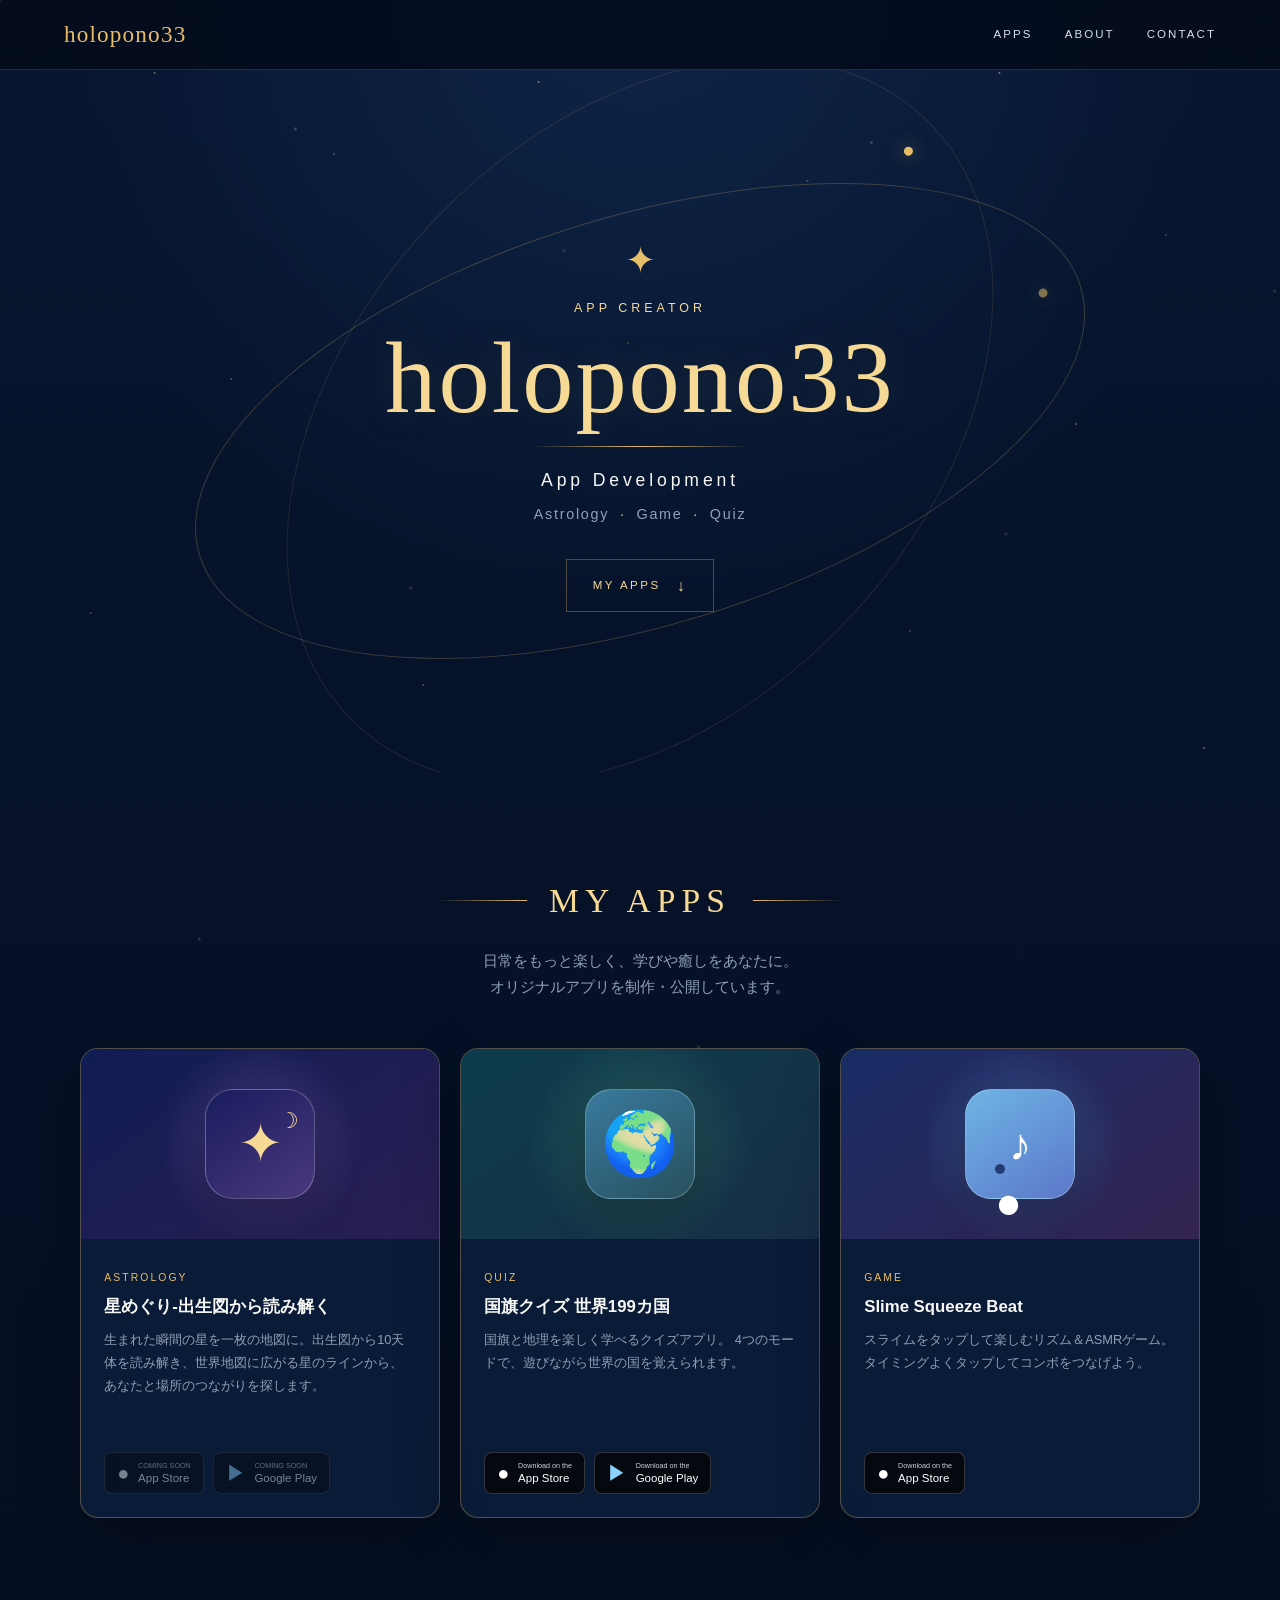
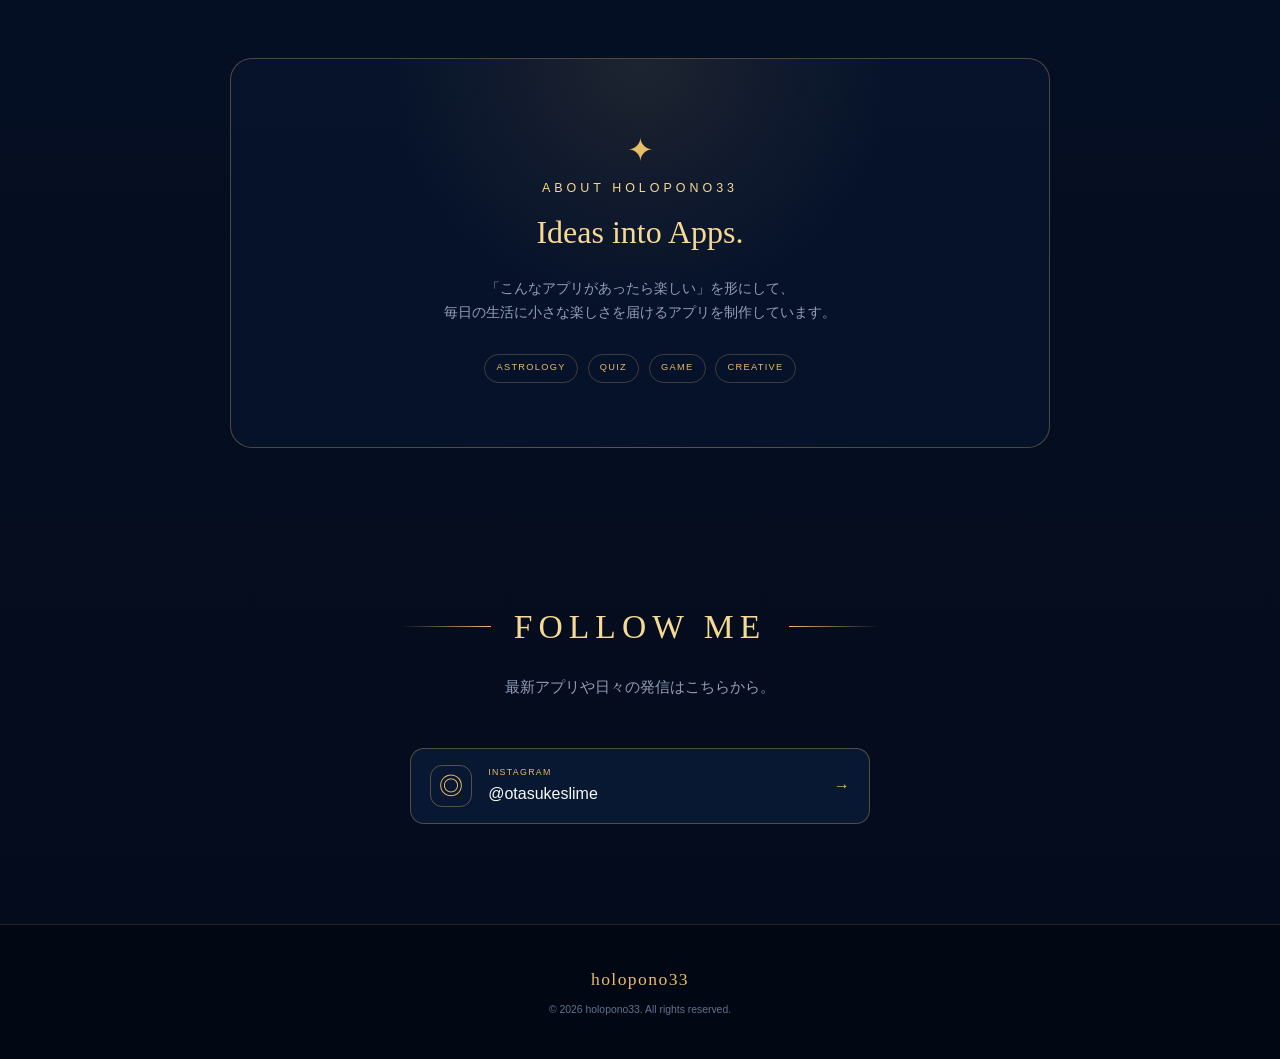
<file: index.html>
<!DOCTYPE html>
<html lang="ja">
<head>
  <meta charset="UTF-8">
  <meta name="viewport" content="width=device-width, initial-scale=1.0">
  <meta name="theme-color" content="#07152f">
  <meta name="description" content="holopono33 - オリジナルアプリを制作・公開しています。ホロスコープ、国旗クイズ、リズムゲームなど。">
  <title>holopono33 | APP CREATOR</title>
  <link rel="stylesheet" href="style.css">
</head>

<body>
  <div class="stars" aria-hidden="true"></div>

  <header class="site-header">
    <a class="brand" href="#top">holopono33</a>

    <nav class="nav">
      <a href="#apps">APPS</a>
      <a href="#about">ABOUT</a>
      <a href="#contact">CONTACT</a>
    </nav>
  </header>

  <main id="top">

    <!-- Hero -->
    <section class="hero">
      <div class="orbit orbit-1"></div>
      <div class="orbit orbit-2"></div>

      <div class="hero-content">
        <div class="star-mark">✦</div>
        <p class="eyebrow">APP CREATOR</p>
        <h1>holopono33</h1>
        <div class="gold-line"></div>
        <p class="hero-subtitle">App Development</p>
        <p class="hero-tags">Astrology <span>·</span> Game <span>·</span> Quiz</p>

        <a class="scroll-button" href="#apps">
          MY APPS
          <span>↓</span>
        </a>
      </div>
    </section>

    <!-- Apps -->
    <section class="section apps-section" id="apps">
      <div class="section-heading">
        <span class="heading-line"></span>
        <h2>MY APPS</h2>
        <span class="heading-line"></span>
      </div>

      <p class="section-lead">
        日常をもっと楽しく、学びや癒しをあなたに。<br>
        オリジナルアプリを制作・公開しています。
      </p>

      <div class="app-grid">

        <!-- Horoscope -->
        <article class="app-card astrology">
          <div class="app-visual">
            <div class="app-icon astrology-icon" aria-label="ホロスコープアイコン">
              <span>✦</span>
              <small>☽</small>
            </div>
          </div>

          <div class="app-info">
            <span class="category">ASTROLOGY</span>
            <h3>星めぐり‐出生図から読み解く</h3>
            <p>
              生まれた瞬間の星を一枚の地図に。出生図から10天体を読み解き、世界地図に広がる星のラインから、あなたと場所のつながりを探します。            </p>

            <div class="store-buttons">
              <!-- 公開したら <a class="store-button" href="URL" target="_blank" rel="noopener"> に戻す -->
              <span class="store-button coming-soon">
                <span class="store-icon">●</span>
                <span><small>COMING SOON</small>App Store</span>
              </span>
              <span class="store-button coming-soon">
                <span class="store-icon play">▶</span>
                <span><small>COMING SOON</small>Google Play</span>
              </span>
            </div>
          </div>
        </article>

        <!-- Flag Quiz -->
        <article class="app-card quiz">
          <div class="app-visual">
            <div class="app-icon globe-icon" aria-label="国旗クイズアイコン">
              <span>🌍</span>
            </div>
          </div>

          <div class="app-info">
            <span class="category">QUIZ</span>
            <h3>国旗クイズ 世界199カ国</h3>
            <p>
              国旗と地理を楽しく学べるクイズアプリ。
              4つのモードで、遊びながら世界の国を覚えられます。
            </p>

            <div class="store-buttons">
              <a class="store-button" href="https://apps.apple.com/jp/app/国旗クイズ-世界199カ国-地理-flag-quiz/id6761651412" target="_blank" rel="noopener">
                <span class="store-icon">●</span>
                <span><small>Download on the</small>App Store</span>
              </a>
              <a class="store-button" href="https://play.google.com/store/apps/details?id=com.holopono33.flagquiz&pcampaignid=web_share" target="_blank" rel="noopener">
            
                <span class="store-icon play">▶</span>
                <span><small>Download on the</small>Google Play</span>
                </a>
              </span>
            </div>
          </div>
        </article>

        <!-- Slime -->
        <article class="app-card game">
          <div class="app-visual">
            <div class="app-icon slime-icon" aria-label="Slime Squeeze Beat アイコン">
              <span>♪</span>
              <b>●</b>
            </div>
          </div>

          <div class="app-info">
            <span class="category">GAME</span>
            <h3>Slime Squeeze Beat</h3>
            <p>
              スライムをタップして楽しむリズム＆ASMRゲーム。
              タイミングよくタップしてコンボをつなげよう。
            </p>

            <div class="store-buttons">
              <a class="store-button" href="https://apps.apple.com/jp/app/slime-squeeze-beat-rhythm-game/id6787123364" target="_blank" rel="noopener">
                <span class="store-icon">●</span>
                <span><small>Download on the</small>App Store</span>
              </a>
            </div>
          </div>
        </article>

      </div>
    </section>

    <!-- About -->
    <section class="section about-section" id="about">
      <div class="about-box">
        <div class="about-star">✦</div>
        <p class="eyebrow">ABOUT HOLOPONO33</p>
        <h2>Ideas into Apps.</h2>
        <p>
          「こんなアプリがあったら楽しい」を形にして、<BR>
          毎日の生活に小さな楽しさを届けるアプリを制作しています。
        </p>
        <div class="about-tags">
          <span>ASTROLOGY</span>
          <span>QUIZ</span>
          <span>GAME</span>
          <span>CREATIVE</span>
        </div>
      </div>
    </section>

    <!-- Contact / Social -->
    <section class="section contact-section" id="contact">
      <div class="section-heading">
        <span class="heading-line"></span>
        <h2>FOLLOW ME</h2>
        <span class="heading-line"></span>
      </div>

      <p class="section-lead">最新アプリや日々の発信はこちらから。</p>

      <div class="social-links">
        <a class="social-card" href="https://www.instagram.com/otasukeslime/" target="_blank" rel="noopener">
          <span class="social-symbol">◎</span>
          <span>
            <small>INSTAGRAM</small>
            @otasukeslime
          </span>
          <b>→</b>
        </a>
      </div>
    </section>

  </main>

  <footer>
    <div class="footer-brand">holopono33</div>
    <p>© 2026 holopono33. All rights reserved.</p>
  </footer>

  <script>
    // Smooth scrolling for internal links
    document.querySelectorAll('a[href^="#"]').forEach(link => {
      link.addEventListener('click', event => {
        const target = document.querySelector(link.getAttribute('href'));
        if (target) {
          event.preventDefault();
          target.scrollIntoView({ behavior: 'smooth' });
        }
      });
    });
  </script>
</body>
</html>
</file>
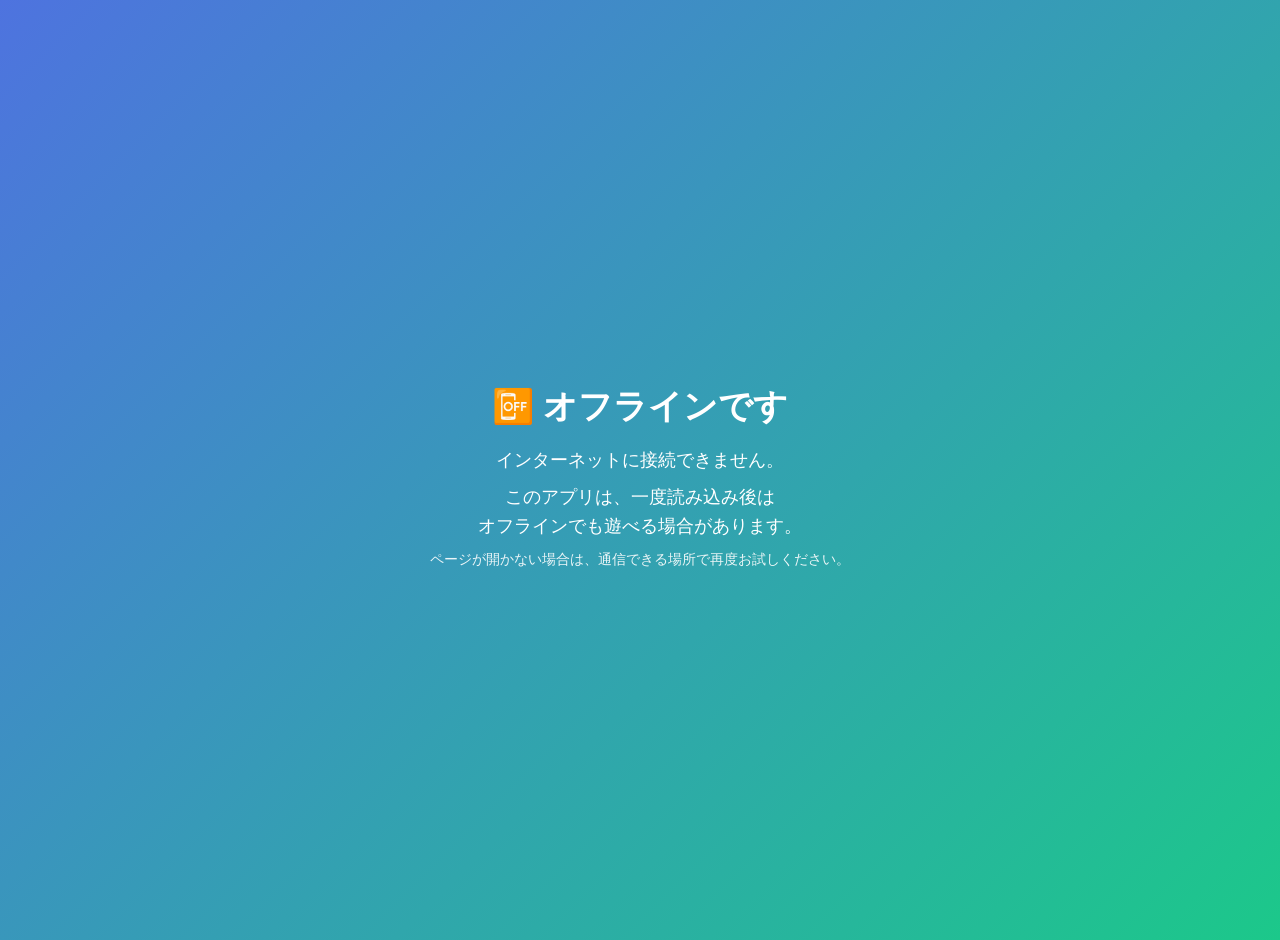
<file: offline.html>
<!DOCTYPE html>
<html lang="ja">
<head>
<meta charset="UTF-8">
<title>オフライン</title>
<meta name="viewport" content="width=device-width, initial-scale=1.0">

<style>
body{
  margin:0;
  font-family:sans-serif;
  text-align:center;
  background:linear-gradient(135deg,#4e73df,#1cc88a);
  color:white;
  min-height:100vh;
  display:flex;
  justify-content:center;
  align-items:center;
  padding:20px;
}

.box{
  max-width:420px;
}

h1{
  font-size:34px;
  margin-bottom:16px;
}

p{
  font-size:18px;
  line-height:1.6;
  margin:8px 0;
}

.small{
  font-size:14px;
  opacity:0.9;
}
</style>
</head>

<body>
  <div class="box">
    <h1>📴 オフラインです</h1>
    <p>インターネットに接続できません。</p>
    <p>このアプリは、一度読み込み後は<br>オフラインでも遊べる場合があります。</p>
    <p class="small">ページが開かない場合は、通信できる場所で再度お試しください。</p>
  </div>
</body>
</html>
</file>
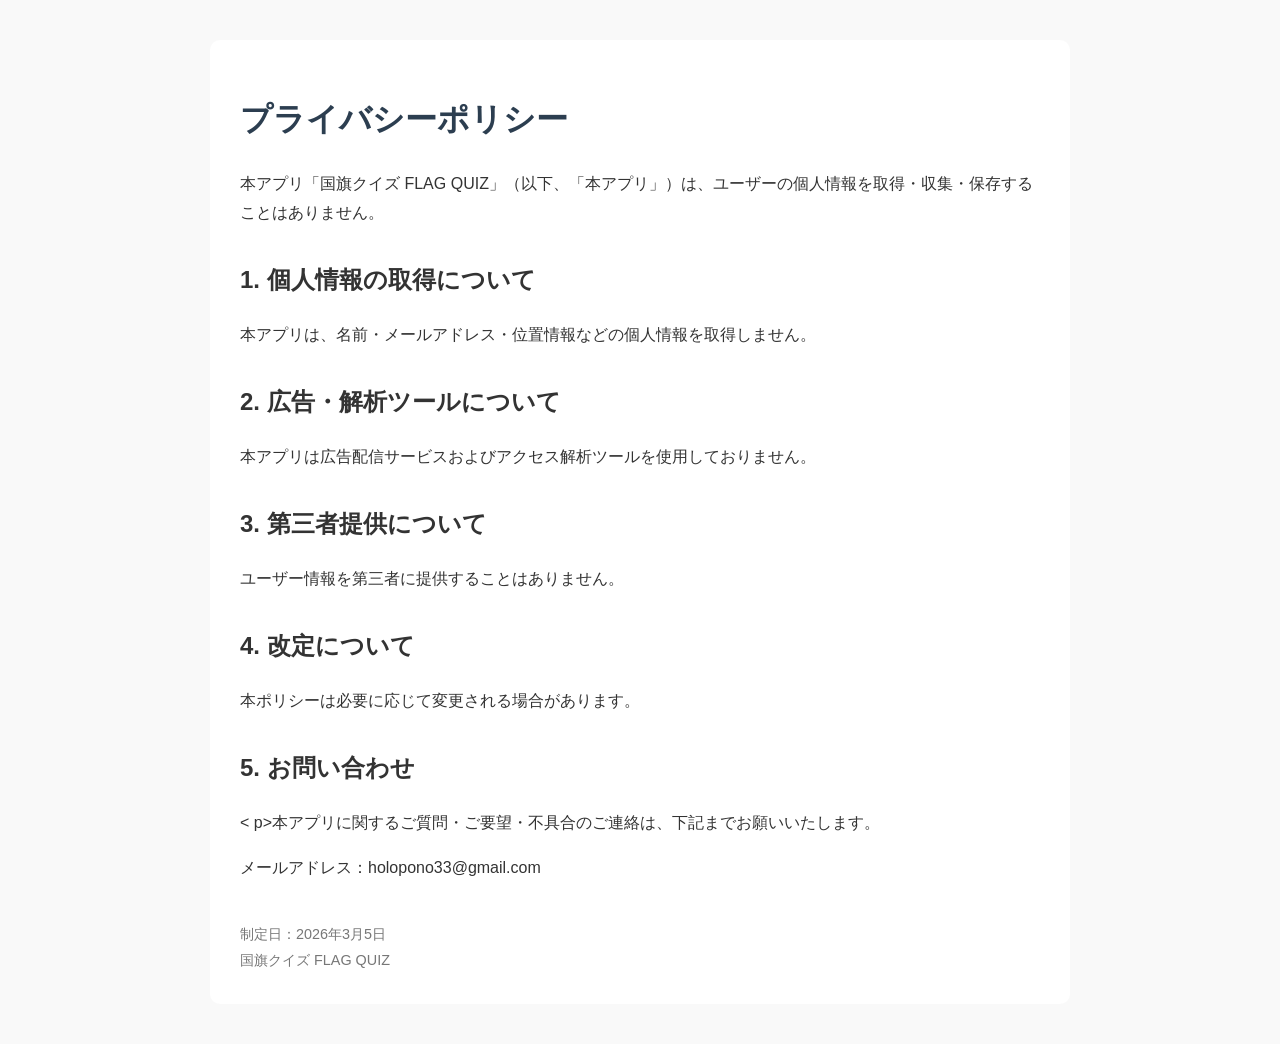
<file: privacy.html>
<!DOCTYPE html>
<html lang="ja">
<head>
  <meta charset="UTF-8">
  <title>プライバシーポリシー | 国旗クイズ /FLAG QUIZ</title>
  <meta name="viewport" content="width=device-width, initial-scale=1.0">
  <style>
    body {
      font-family: -apple-system, BlinkMacSystemFont, "Segoe UI", Roboto, sans-serif;
      line-height: 1.8;
      margin: 40px;
      color: #333;
      background-color: #f9f9f9;
    }
    .container {
      background: #ffffff;
      padding: 30px;
      border-radius: 10px;
      max-width: 800px;
      margin: auto;
    }
    h1 { color: #2c3e50; }
    h2 { margin-top: 30px; }
    footer {
      margin-top: 40px;
      font-size: 0.9em;
      color: #777;
    }
  </style>
</head>
<body>
  <div class="container">
    <h1>プライバシーポリシー</h1>

    <p>本アプリ「国旗クイズ FLAG QUIZ」（以下、「本アプリ」）は、ユーザーの個人情報を取得・収集・保存することはありません。</p>

    <h2>1. 個人情報の取得について</h2>
    <p>本アプリは、名前・メールアドレス・位置情報などの個人情報を取得しません。</p>

    <h2>2. 広告・解析ツールについて</h2>
    <p>本アプリは広告配信サービスおよびアクセス解析ツールを使用しておりません。</p>

    <h2>3. 第三者提供について</h2>
    <p>ユーザー情報を第三者に提供することはありません。</p>

    <h2>4. 改定について</h2>
    <p>本ポリシーは必要に応じて変更される場合があります。</p>


    <h2>5. お問い合わせ</h2>
<   p>本アプリに関するご質問・ご要望・不具合のご連絡は、下記までお願いいたします。</p>
    <p>メールアドレス：holopono33@gmail.com</p>


    <footer>
      制定日：2026年3月5日<br>
      国旗クイズ FLAG QUIZ
    </footer>
  </div>
</body>
</html>
</file>
<file: style.css>
/* =========================================================
   holopono33 | APP CREATOR
   Navy × Gold / Responsive design
   ========================================================= */

:root {
  --navy-950: #040b1b;
  --navy-900: #07152f;
  --navy-800: #0b1e3d;
  --navy-700: #10294f;
  --gold: #e8bd68;
  --gold-light: #f6d995;
  --gold-dark: #a97827;
  --white: #f8f8f5;
  --text: #d9e0ed;
  --muted: #91a0b8;
  --card: rgba(12, 31, 62, 0.78);
  --border: rgba(232, 189, 104, 0.32);
  --shadow: 0 20px 60px rgba(0, 0, 0, 0.30);
}

* {
  box-sizing: border-box;
}

html {
  scroll-behavior: smooth;
}

body {
  margin: 0;
  color: var(--text);
  background:
    radial-gradient(circle at 50% 0%, rgba(24, 57, 103, 0.45), transparent 38rem),
    linear-gradient(180deg, var(--navy-900), var(--navy-950));
  font-family:
    -apple-system, BlinkMacSystemFont, "Helvetica Neue",
    "Noto Sans JP", "Yu Gothic", sans-serif;
  line-height: 1.7;
  overflow-x: hidden;
}

/* ---------- Star background ---------- */

body::before,
body::after {
  content: "";
  position: fixed;
  z-index: -2;
  width: 2px;
  height: 2px;
  border-radius: 50%;
  background: var(--gold-light);
  box-shadow:
    12vw 8vh 0 rgba(246,217,149,.45),
    26vw 17vh 0 rgba(246,217,149,.30),
    42vw 9vh 0 rgba(246,217,149,.45),
    63vw 20vh 0 rgba(246,217,149,.30),
    78vw 8vh 0 rgba(246,217,149,.50),
    91vw 26vh 0 rgba(246,217,149,.25),
    18vw 42vh 0 rgba(246,217,149,.35),
    49vw 38vh 0 rgba(246,217,149,.25),
    84vw 47vh 0 rgba(246,217,149,.40),
    7vw 68vh 0 rgba(246,217,149,.30),
    33vw 76vh 0 rgba(246,217,149,.35),
    71vw 70vh 0 rgba(246,217,149,.25),
    94vw 83vh 0 rgba(246,217,149,.40);
}

body::before {
  top: 0;
  left: 0;
}

body::after {
  top: 20px;
  left: 5vw;
  opacity: .6;
  transform: scale(1.5);
}

/* ---------- Header ---------- */

.site-header {
  position: sticky;
  top: 0;
  z-index: 100;
  display: flex;
  align-items: center;
  justify-content: space-between;
  min-height: 70px;
  padding: 0 5vw;
  border-bottom: 1px solid rgba(232, 189, 104, 0.16);
  background: rgba(4, 11, 27, 0.84);
  backdrop-filter: blur(18px);
}

.brand {
  color: var(--gold);
  text-decoration: none;
  font-family: Georgia, "Times New Roman", serif;
  font-size: 1.45rem;
  letter-spacing: .05em;
}

.nav {
  display: flex;
  gap: 2rem;
}

.nav a {
  color: var(--text);
  text-decoration: none;
  font-size: .72rem;
  letter-spacing: .18em;
  transition: color .25s ease;
}

.nav a:hover {
  color: var(--gold);
}

/* ---------- Hero ---------- */

.hero {
  position: relative;
  min-height: 78vh;
  display: grid;
  place-items: center;
  text-align: center;
  overflow: hidden;
  padding: 90px 20px;
}

.hero-content {
  position: relative;
  z-index: 2;
}

.star-mark {
  color: var(--gold);
  font-size: 2.3rem;
  margin-bottom: 5px;
}

.eyebrow {
  margin: 0;
  color: var(--gold-light);
  font-size: .78rem;
  letter-spacing: .32em;
}

.hero h1 {
  margin: .2rem 0 .7rem;
  color: var(--gold-light);
  font-family: Georgia, "Times New Roman", serif;
  font-size: clamp(3.2rem, 8vw, 6.5rem);
  font-weight: 400;
  letter-spacing: .02em;
  line-height: 1.1;
  text-shadow: 0 0 40px rgba(232, 189, 104, .13);
}

.gold-line {
  width: min(220px, 50vw);
  height: 1px;
  margin: 0 auto 1.2rem;
  background: linear-gradient(90deg, transparent, var(--gold), transparent);
}

.hero-subtitle {
  margin: 0;
  color: var(--white);
  font-size: 1.1rem;
  letter-spacing: .22em;
}

.hero-tags {
  margin: .4rem 0 2rem;
  color: var(--muted);
  letter-spacing: .12em;
  font-size: .9rem;
}

.hero-tags span {
  color: var(--gold);
  padding: 0 .35em;
}

.scroll-button {
  display: inline-flex;
  align-items: center;
  gap: 1rem;
  padding: .75rem 1.6rem;
  border: 1px solid var(--border);
  color: var(--gold-light);
  text-decoration: none;
  font-size: .72rem;
  letter-spacing: .22em;
  transition: .25s ease;
}

.scroll-button:hover {
  background: rgba(232, 189, 104, .10);
  border-color: var(--gold);
}

.scroll-button span {
  font-size: 1rem;
}

.orbit {
  position: absolute;
  border: 1px solid rgba(232, 189, 104, .23);
  border-radius: 50%;
  pointer-events: none;
}

.orbit-1 {
  width: 72vw;
  height: 32vw;
  min-width: 700px;
  min-height: 310px;
  transform: rotate(-17deg);
}

.orbit-2 {
  width: 45vw;
  height: 65vw;
  min-width: 430px;
  min-height: 620px;
  transform: rotate(43deg);
  opacity: .55;
}

.orbit::after {
  content: "";
  position: absolute;
  width: 9px;
  height: 9px;
  right: 13%;
  top: 5%;
  border-radius: 50%;
  background: var(--gold);
  box-shadow: 0 0 18px rgba(232, 189, 104, .55);
}

/* ---------- Sections ---------- */

.section {
  width: min(1120px, 90%);
  margin: 0 auto;
  padding: 100px 0;
}

.section-heading {
  display: flex;
  align-items: center;
  justify-content: center;
  gap: 1.4rem;
  margin-bottom: 1.2rem;
}

.section-heading h2 {
  margin: 0;
  color: var(--gold-light);
  font-family: Georgia, "Times New Roman", serif;
  font-size: clamp(1.5rem, 3vw, 2.1rem);
  font-weight: 400;
  letter-spacing: .18em;
}

.heading-line {
  width: 90px;
  height: 1px;
  background: linear-gradient(90deg, transparent, var(--gold));
}

.heading-line:last-child {
  background: linear-gradient(90deg, var(--gold), transparent);
}

.section-lead {
  max-width: 680px;
  margin: 0 auto 3rem;
  color: var(--muted);
  text-align: center;
  font-size: .95rem;
}

/* ---------- App cards ---------- */

.app-grid {
  display: grid;
  grid-template-columns: repeat(3, 1fr);
  gap: 1.25rem;
}

.app-card {
  overflow: hidden;
  border: 1px solid var(--border);
  border-radius: 18px;
  background: var(--card);
  box-shadow: var(--shadow);
  backdrop-filter: blur(14px);
  transition: transform .3s ease, border-color .3s ease;
}

.app-card:hover {
  transform: translateY(-6px);
  border-color: rgba(232, 189, 104, .65);
}

.app-visual {
  min-height: 190px;
  display: grid;
  place-items: center;
  position: relative;
  overflow: hidden;
}

.astrology .app-visual {
  background:
    radial-gradient(circle at 50% 50%, rgba(118, 94, 185, .50), transparent 50%),
    linear-gradient(145deg, #101c55, #2a1f52);
}

.quiz .app-visual {
  background:
    radial-gradient(circle at 50% 50%, rgba(74, 155, 125, .40), transparent 55%),
    linear-gradient(145deg, #0d3d4c, #172e46);
}

.game .app-visual {
  background:
    radial-gradient(circle at 50% 50%, rgba(74, 137, 206, .45), transparent 50%),
    linear-gradient(145deg, #182c65, #342452);
}

.app-icon {
  width: 110px;
  height: 110px;
  display: grid;
  place-items: center;
  border-radius: 26px;
  border: 1px solid rgba(255,255,255,.25);
  box-shadow: 0 18px 40px rgba(0,0,0,.28);
}

.astrology-icon {
  position: relative;
  color: var(--gold-light);
  border-radius: 28px;
  background: linear-gradient(145deg, #191c5d, #4a397d);
  font-size: 3.4rem;
}

.astrology-icon small {
  position: absolute;
  right: 15px;
  top: 12px;
  font-size: 1.4rem;
}

.globe-icon {
  background: linear-gradient(145deg, #3a7a9e, #27505d);
  font-size: 3.9rem;
}

.slime-icon {
  position: relative;
  background: linear-gradient(145deg, #6eb4e5, #5c78c9);
  color: #fff;
  font-size: 2.8rem;
}

.slime-icon b {
  position: absolute;
  left: 29px;
  bottom: 24px;
  width: 10px;
  height: 10px;
  border-radius: 50%;
  background: #253a75;
}

.app-info {
  padding: 1.45rem;
}

.category {
  color: var(--gold);
  font-size: .65rem;
  letter-spacing: .2em;
}

.app-info h3 {
  margin: .35rem 0 .6rem;
  color: var(--white);
  font-size: 1.05rem;
  font-weight: 600;
  line-height: 1.4;
}

.app-info p {
  min-height: 105px;
  margin: 0;
  color: var(--muted);
  font-size: .8rem;
  line-height: 1.8;
}

.store-buttons {
  display: flex;
  flex-wrap: wrap;
  gap: .55rem;
  margin-top: 1.2rem;
}

.store-button {
  display: inline-flex;
  align-items: center;
  gap: .55rem;
  min-height: 42px;
  padding: .45rem .75rem;
  border: 1px solid rgba(255,255,255,.18);
  border-radius: 8px;
  background: #05080f;
  color: #fff;
  text-decoration: none;
  font-size: .72rem;
  line-height: 1.05;
  transition: .25s ease;
}

.store-button:hover {
  border-color: var(--gold);
  transform: translateY(-2px);
}

.store-button small {
  display: block;
  margin-bottom: 2px;
  color: #cbd2df;
  font-size: .45rem;
}

.store-icon {
  font-size: 1.25rem;
}

.store-icon.play {
  color: #8ad3ff;
}

.store-button.coming-soon {
  opacity: .45;
  cursor: default;
}

.store-button.coming-soon:hover {
  border-color: rgba(255,255,255,.18);
  transform: none;
}

/* ---------- About ---------- */

.about-section {
  padding-top: 40px;
}

.about-box {
  position: relative;
  max-width: 820px;
  margin: 0 auto;
  padding: 4rem 3rem;
  text-align: center;
  border: 1px solid var(--border);
  border-radius: 22px;
  background:
    radial-gradient(circle at 50% 0%, rgba(232,189,104,.10), transparent 45%),
    rgba(7, 21, 47, .72);
}

.about-star {
  color: var(--gold);
  font-size: 2rem;
}

.about-box h2 {
  margin: .4rem 0 1rem;
  color: var(--gold-light);
  font-family: Georgia, "Times New Roman", serif;
  font-size: 2rem;
  font-weight: 400;
}

.about-box > p:not(.eyebrow) {
  max-width: 600px;
  margin: 0 auto;
  color: var(--muted);
  font-size: .9rem;
}

.about-tags {
  display: flex;
  justify-content: center;
  flex-wrap: wrap;
  gap: .6rem;
  margin-top: 1.8rem;
}

.about-tags span {
  padding: .35rem .7rem;
  border: 1px solid rgba(232,189,104,.25);
  border-radius: 999px;
  color: var(--gold);
  font-size: .58rem;
  letter-spacing: .14em;
}

/* ---------- Contact ---------- */

.contact-section {
  padding-top: 50px;
}

.social-links {
  display: flex;
  justify-content: center;
}

.social-card {
  display: grid;
  grid-template-columns: auto 1fr auto;
  align-items: center;
  gap: 1rem;
  width: min(460px, 100%);
  padding: 1rem 1.2rem;
  border: 1px solid var(--border);
  border-radius: 14px;
  background: rgba(12, 31, 62, .65);
  color: var(--white);
  text-decoration: none;
  transition: .25s ease;
}

.social-card:hover {
  border-color: var(--gold);
  transform: translateY(-3px);
}

.social-symbol {
  display: grid;
  place-items: center;
  width: 42px;
  height: 42px;
  border-radius: 12px;
  border: 1px solid rgba(232,189,104,.35);
  color: var(--gold);
  font-size: 1.5rem;
}

.social-card small {
  display: block;
  color: var(--gold);
  font-size: .55rem;
  letter-spacing: .15em;
}

.social-card b {
  color: var(--gold);
}

/* ---------- Footer ---------- */

footer {
  padding: 2.5rem 20px;
  border-top: 1px solid rgba(232,189,104,.15);
  text-align: center;
  background: rgba(2, 7, 18, .65);
}

.footer-brand {
  color: var(--gold);
  font-family: Georgia, "Times New Roman", serif;
  font-size: 1.1rem;
  letter-spacing: .08em;
}

footer p {
  margin: .4rem 0 0;
  color: #63728b;
  font-size: .65rem;
}

/* =========================================================
   Smartphone
   ========================================================= */

@media (max-width: 760px) {

  .site-header {
    min-height: 60px;
    padding: 0 18px;
  }

  .brand {
    font-size: 1.15rem;
  }

  .nav {
    gap: .85rem;
  }

  .nav a {
    font-size: .56rem;
    letter-spacing: .1em;
  }

  .hero {
    min-height: 72vh;
    padding: 70px 18px;
  }

  .hero h1 {
    font-size: clamp(3rem, 15vw, 4.5rem);
  }

  .hero-subtitle {
    font-size: .9rem;
  }

  .hero-tags {
    font-size: .75rem;
  }

  .orbit-1 {
    width: 130vw;
    height: 65vw;
    min-width: 0;
    min-height: 0;
  }

  .orbit-2 {
    width: 90vw;
    height: 125vw;
    min-width: 0;
    min-height: 0;
  }

  .section {
    width: min(92%, 540px);
    padding: 72px 0;
  }

  .section-heading {
    gap: .75rem;
  }

  .section-heading h2 {
    font-size: 1.35rem;
    letter-spacing: .12em;
    white-space: nowrap;
  }

  .heading-line {
    width: 35px;
  }

  .section-lead {
    font-size: .78rem;
    margin-bottom: 2rem;
  }

  .app-grid {
    grid-template-columns: 1fr;
    gap: 1.2rem;
  }

  .app-card:hover {
    transform: none;
  }

  .app-visual {
    min-height: 175px;
  }

  .app-icon {
    width: 100px;
    height: 100px;
  }

  .app-info {
    padding: 1.25rem;
  }

  .app-info p {
    min-height: 0;
    font-size: .78rem;
  }

  .store-buttons {
    display: grid;
    grid-template-columns: 1fr 1fr;
  }

  .store-button {
    justify-content: center;
    min-width: 0;
    padding: .5rem .4rem;
  }

  .store-button span:last-child {
    white-space: nowrap;
  }

  .about-box {
    padding: 3rem 1.4rem;
  }

  .about-box h2 {
    font-size: 1.7rem;
  }

  .about-box > p:not(.eyebrow) {
    font-size: .8rem;
  }

  .social-card {
    padding: .9rem;
  }
}

@media (max-width: 390px) {

  .nav {
    gap: .55rem;
  }

  .nav a {
    font-size: .5rem;
  }

  .hero h1 {
    font-size: 2.75rem;
  }

  .store-buttons {
    grid-template-columns: 1fr;
  }
}
</file>
